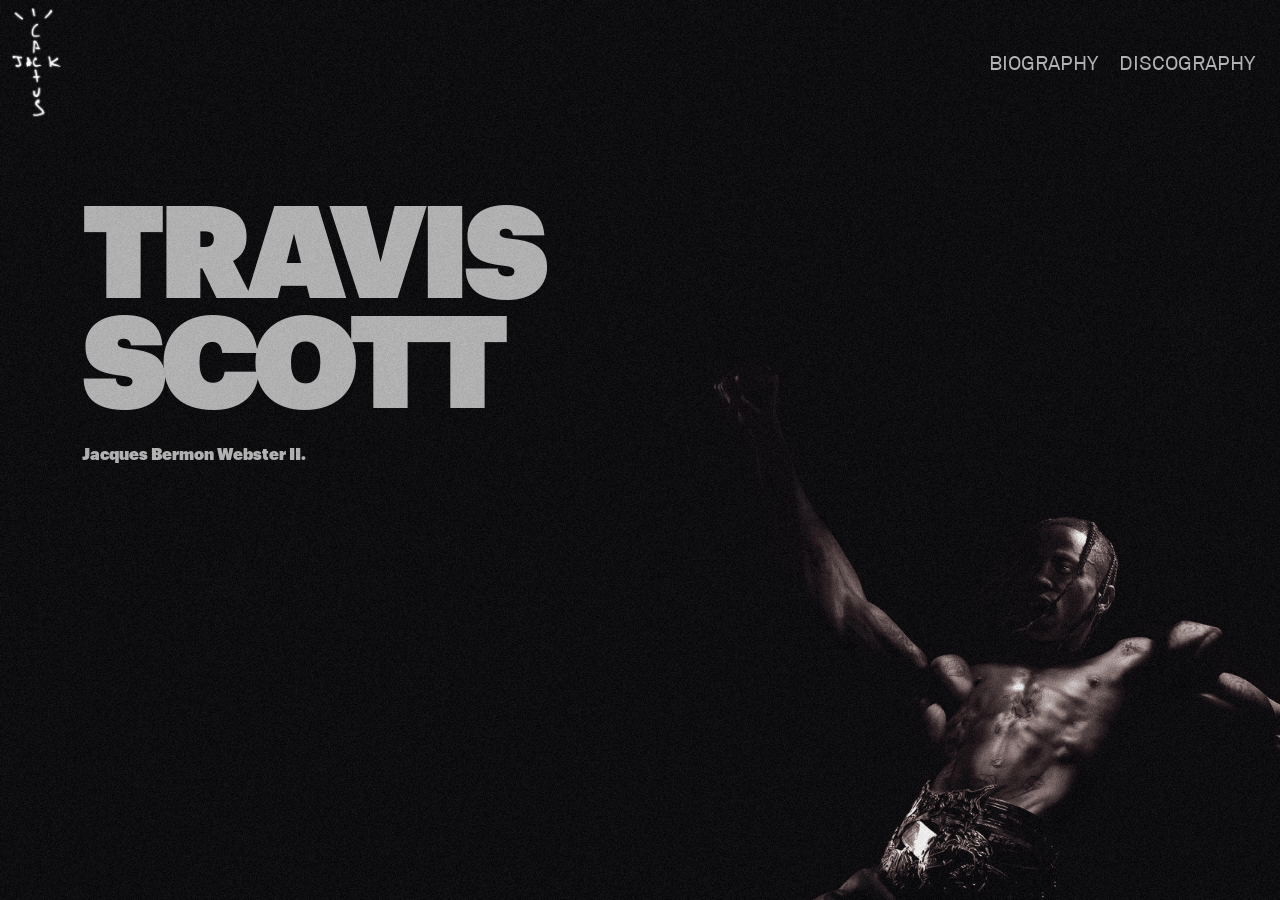
<file: index.html>
<!DOCTYPE html>
<html lang="hu">

<head>
    <meta charset="UTF-8">
    <meta name="viewport" content="width=device-width, initial-scale=1.0">
    <title>TRAVIS SCOTT</title>
    <link href="https://cdn.jsdelivr.net/npm/bootstrap@5.3.3/dist/css/bootstrap.min.css" rel="stylesheet">
    <link rel="stylesheet" href="css/style.css">
    <link rel="icon" type="image/x-icon" href="img/logo.png">
</head>

<body id="home">
    <nav class="navbar navbar-expand-md">
        <div class="container-fluid">
            <a class="navbar-brand logo"><img src="img/cj.png" width="50px"></img></a>
            <div class="navbar-nav ms-auto">
                <a class="nav-link" href="html/about.html">biography</a>
                <a class="nav-link" href="html/discography.html">discography</a>
            </div>
        </div>
    </nav>
    <img src="img/utopia.png" id="utopia">
    <div class="container">
        <div class="row">
            <div class="col-xl-6">
                <h1 class="first-h1">TRAVIS</h1>
                <h1>SCOTT</h1>
                <p>Jacques Bermon Webster II.</p>
            </div>
            <div class="col-xl-6"></div>
        </div>
    </div>

    <script src="https://cdn.jsdelivr.net/npm/bootstrap@5.3.3/dist/js/bootstrap.bundle.min.js"></script>
</body>

</html>
</file>
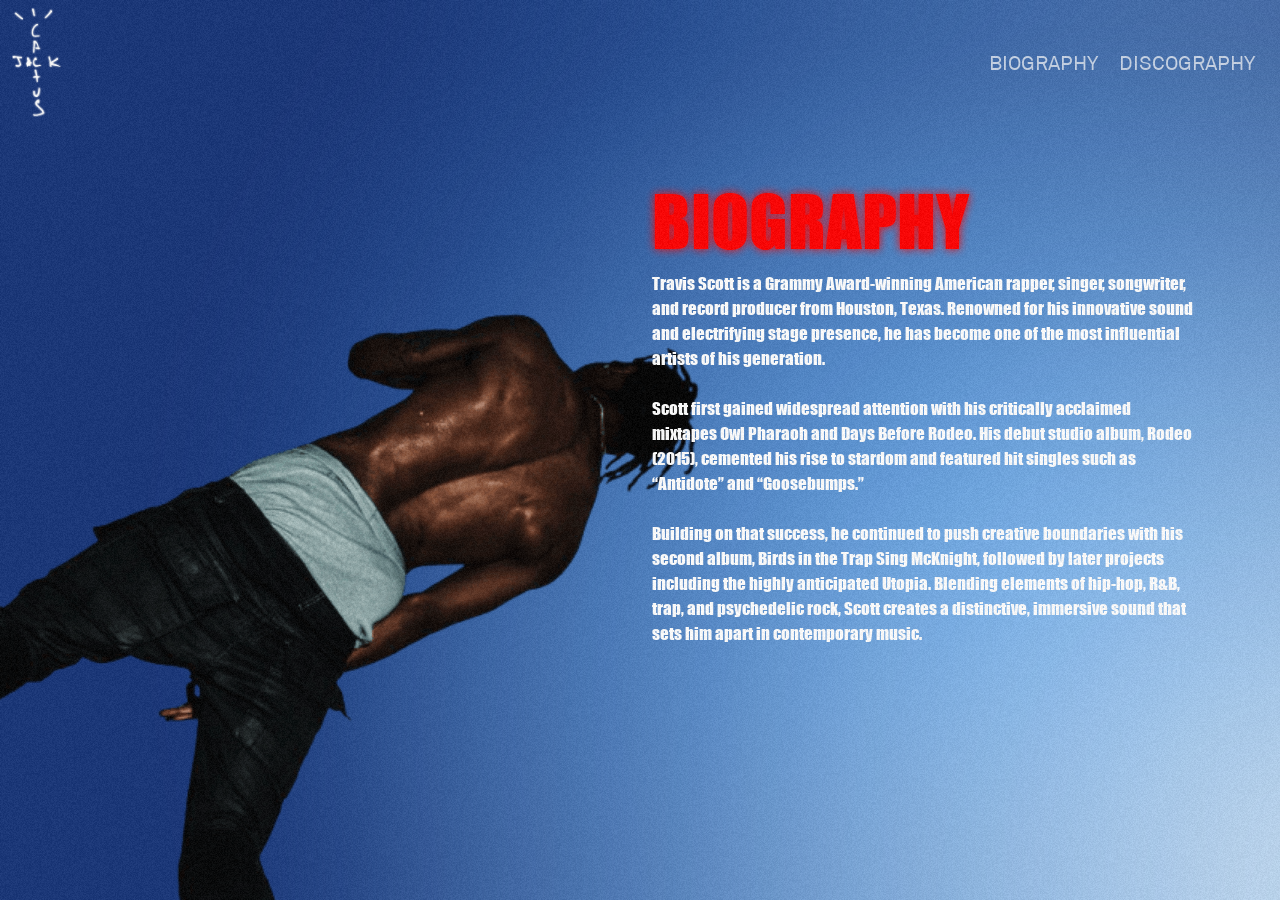
<file: html/about.html>
<!DOCTYPE html>
<html lang="hu">

<head>
    <meta charset="UTF-8">
    <meta name="viewport" content="width=device-width, initial-scale=1.0">
    <title>TRAVIS SCOTT</title>
    <link href="https://cdn.jsdelivr.net/npm/bootstrap@5.3.3/dist/css/bootstrap.min.css" rel="stylesheet">
    <link rel="stylesheet" href="../css/style.css">
    <link rel="icon" type="image/x-icon" href="../img/logo.png">
</head>

<body id="about">
    <nav class="navbar navbar-expand-md">
        <div class="container-fluid">
            <a class="navbar-brand logo" href="../index.html"><img src="../img/cj.png" width="50px"></img></a>
            <div class="navbar-nav ms-auto">
                <a class="nav-link" href="#">biography</a>
                <a class="nav-link" href="discography.html">discography</a>
            </div>
        </div>
    </nav>
    <img src="../img/days-nobg.png" id="days-nobg">
    <div class="container">
        <div class="row">
            <div class="col-xl-6"></div>
            <div class="col-xl-6">
                <div class="content-right">
                    <h1>Biography</h1>
                    <p>
                        Travis Scott is a Grammy Award-winning American rapper, singer, songwriter, and record producer
                        from Houston, Texas. Renowned for his innovative sound and electrifying stage presence, he has
                        become one of the most influential artists of his generation.
                        <br><br>
                        Scott first gained widespread attention with his critically acclaimed mixtapes Owl Pharaoh and
                        Days Before Rodeo. His debut studio album, Rodeo (2015), cemented his rise to stardom and
                        featured hit singles such as “Antidote” and “Goosebumps.”
                        <br><br>
                        Building on that success, he continued to push creative boundaries with his second album, Birds
                        in the Trap Sing McKnight, followed by later projects including the highly anticipated Utopia.
                        Blending elements of hip-hop, R&B, trap, and psychedelic rock, Scott creates a distinctive,
                        immersive sound that sets him apart in contemporary music.
                    </p>
                </div>
            </div>
        </div>
    </div>

    <script src="https://cdn.jsdelivr.net/npm/bootstrap@5.3.3/dist/js/bootstrap.bundle.min.js"></script>
</body>

</html>
</file>
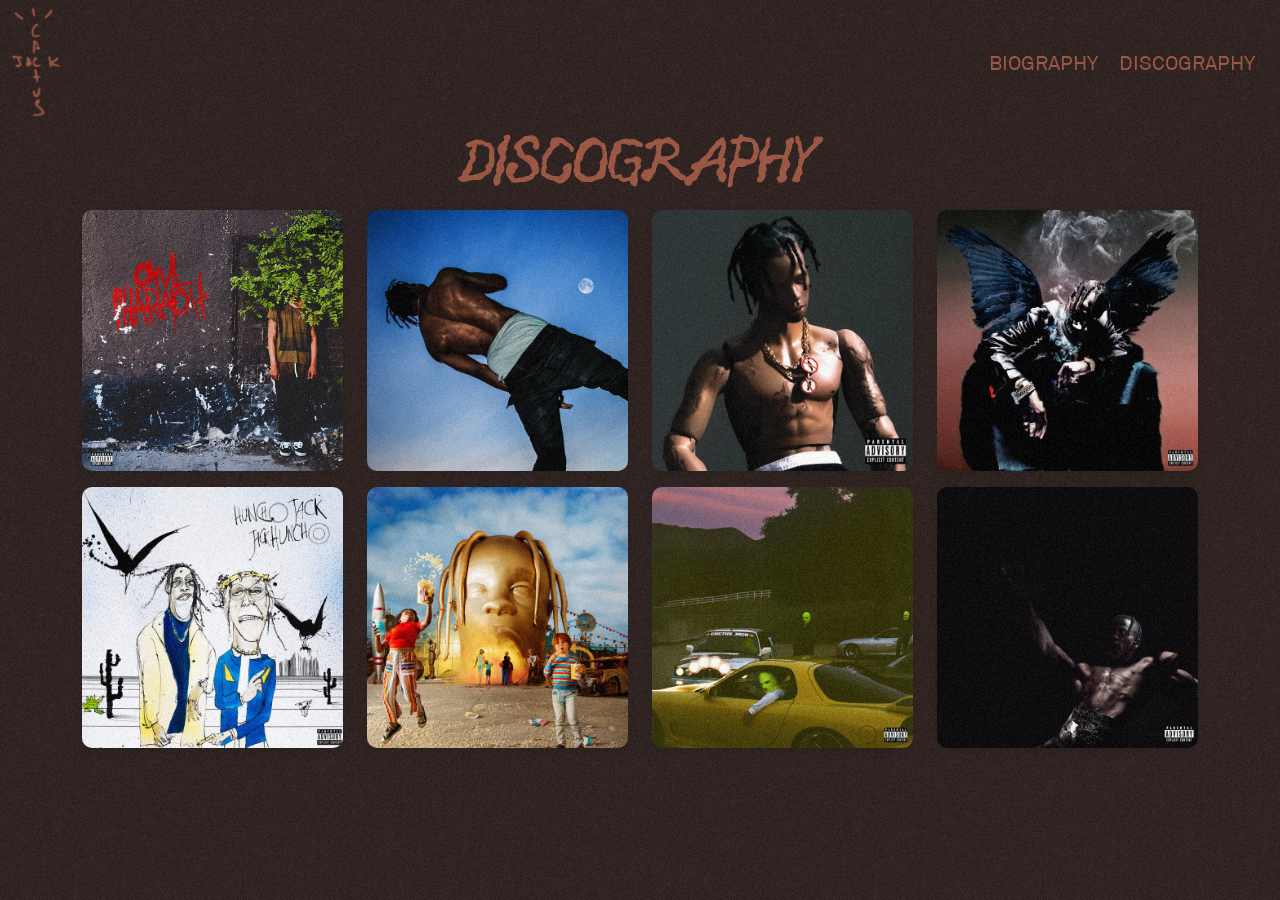
<file: html/discography.html>
<!DOCTYPE html>
<html lang="hu">

<head>
    <meta charset="UTF-8">
    <meta name="viewport" content="width=device-width, initial-scale=1.0">
    <title>TRAVIS SCOTT</title>
    <link href="https://cdn.jsdelivr.net/npm/bootstrap@5.3.3/dist/css/bootstrap.min.css" rel="stylesheet">
    <link rel="stylesheet" href="../css/style.css">
    <link rel="icon" type="image/x-icon" href="../img/logo.png">
</head>

<body id="disco">
    <nav class="navbar navbar-expand-md">
        <div class="container-fluid">
            <a class="navbar-brand logo" href="../index.html"><img src="../img/cj-disco.png" width="50px"></img></a>
            <div class="navbar-nav ms-auto">
                <a class="nav-link" href="about.html">biography</a>
                <a class="nav-link" href="#">discography</a>
            </div>
        </div>
    </nav>

    <div class="container">
        <h1>discography</h1>
        <div class="row justify-content-center mb-2">
            <div class="col-md-3 col-sm-6 mb-2">
                <div class="album-cover">
                    <a href="https://soundcloud.com/travisscott-2/sets/owl-pharaoh?si=17eb54c22b5f4d50a8c9ac76debccebc&utm_source=clipboard&utm_medium=text&utm_campaign=social_sharing"
                        target="_blank"><img src="../img/owl.png" alt="Mixtape 1" title="OWL PHARAOH"
                            class="img-fluid"></a>
                </div>
            </div>
            <div class="col-md-3 col-sm-6 mb-2">
                <div class="album-cover">
                    <a href="https://open.spotify.com/album/54Y471E7GNBSOXjZtqONId?si=TfEdrSoFRfGUTitRyeJ8oA"
                        target="_blank"><img src="../img/days.jpg" alt="Mixtape 2" title="DAYS BEFORE RODEO"
                            class="img-fluid"></a>
                </div>
            </div>
            <div class="col-md-3 col-sm-6 mb-2">
                <div class="album-cover">
                    <a href="https://open.spotify.com/album/4PWBTB6NYSKQwfo79I3prg?si=HciHGa0gTo6D1pI2zTLm2w"
                        target="_blank"><img src="../img/rodeo.jpg" alt="Album 1" title="RODEO" class="img-fluid"></a>
                </div>
            </div>
            <div class="col-md-3 col-sm-6 mb-2">
                <div class="album-cover">
                    <a href="https://open.spotify.com/album/42WVQWuf1teDysXiOupIZt?si=TygktbI9SmiShlrHeSoNVw"
                        target="_blank"><img src="../img/birds.jpg" alt="Album 2"
                            title="BIRDS IN THE TRAP SING MCKNIGHT" class="img-fluid"></a>
                </div>
            </div>
        </div>
        <div class="row justify-content-center">
            <div class="col-md-3 col-sm-6 mb-2">
                <div class="album-cover">
                    <a href="https://open.spotify.com/album/6FED8aeieEnUWwQqAO9zT1?si=LLmYhAVETCi-pVjBvehUbA"
                        target="_blank"><img src="../img/jack.jpg" alt="Album 3" title="HUNCHO JACK, JACK HUNCHO"
                            class="img-fluid"></a>
                </div>
            </div>
            <div class="col-md-3 col-sm-6 mb-2">
                <div class="album-cover">
                    <a href="https://open.spotify.com/album/41GuZcammIkupMPKH2OJ6I?si=yr2ko8BkS-eHBxN7cd0G8Q"
                        target="_blank"><img src="../img/astro.jpg" alt="Album 4" title="ASTROWORLD"
                            class="img-fluid"></a>
                </div>
            </div>
            <div class="col-md-3 col-sm-6 mb-2">
                <div class="album-cover">
                    <a href="https://open.spotify.com/album/1Sf8GsXG32t0jNrX11xqWx?si=rxe1nBZRSQ2oQQBEUBMu_Q"
                        target="_blank"><img src="../img/boys.jpg" alt="Album 5" title="JACKBOYS" class="img-fluid"></a>
                </div>
            </div>
            <div class="col-md-3 col-sm-6 mb-2">
                <div class="album-cover">
                    <a href="https://open.spotify.com/album/18NOKLkZETa4sWwLMIm0UZ?si=sx2jCTAcQgqGTN11oz7X8w"
                        target="_blank"><img src="../img/utopia.jpg" alt="Album 6" title="UTOPIA" class="img-fluid"></a>
                </div>
            </div>
        </div>
    </div>

    <script src="https://cdn.jsdelivr.net/npm/bootstrap@5.3.3/dist/js/bootstrap.bundle.min.js"></script>
</body>

</html>
</file>
<file: css/style.css>
@font-face {
    font-family: Akkurat;
    src: url(../fonts/Akkurat.ttf);
}

@font-face {
    font-family: Graphik;
    src: url(../fonts/Graphik.otf);
}

@font-face {
    font-family: Astroworld;
    src: url(../fonts/Astroworld.ttf);
}

@font-face {
    font-family: Knit;
    src: url(../fonts/Knit.ttf);
}

@font-face {
    font-family: Impact;
    src: url(../fonts/Impact.ttf);
}

.navbar a {
    --bs-navbar-color: unset;
    --bs-navbar-hover-color: unset;
    --bs-navbar-disabled-color: unset;
    --bs-navbar-active-color: unset;
    --bs-navbar-brand-color: unset;
    --bs-navbar-brand-hover-color: unset;
    padding: 0;
    margin-right: 5px;
}

html {
    -ms-overflow-style: none;
    scrollbar-width: none;
}

html::-webkit-scrollbar {
    display: none;
}

#home {
    background-color: #070609;
}

#about {
    background-color: #264CA5;
    background-image: url(../img/dbr.png);
    background-repeat: no-repeat;
    background-size: cover;
    min-height: 100vh;
    position: relative;
}

#days-nobg {
    user-select: none;
    position: fixed;
    bottom: 0;
    left: 0;
    width: 750px;
}

#utopia {
    user-select: none;
    position: fixed;
    bottom: 0;
    right: 0;
    width: 750px;
}

#disco {
    background-color: #2B1F1D;
}

h1, p, .album-cover {
    opacity: 0;
    animation: loader 1.25s ease 0s 1 normal forwards;
}

#home::after, #about::after, #disco::after {
    content: "";
    position: absolute;
    top: 0;
    left: 0;
    width: 100%;
    height: 100%;
    background-image: url(../img/grain.png);
    opacity: 0.06;
    pointer-events: none;
    z-index: 1000;
}

.logo {
    -moz-user-select: none;
    -webkit-user-select: none;
    user-select: none;
    padding-left: 5px;
    padding-top: 15px;
    cursor: pointer;
}

.nav-link {
    -moz-user-select: none;
    -webkit-user-select: none;
    user-select: none;
    font-family: Akkurat, sans-serif;
    font-size: 20px;
    color: #fff;
    opacity: 0.7;
    text-decoration: none;
    text-align: right;
    text-transform: uppercase;
    margin-bottom: 0;
    padding-bottom: 0;
}

#home .nav-link, #about .nav-link {
    color: #fff;
}

#disco .nav-link {
    color: #9C5541;
    opacity: 1;
}

#home h1 {
    font-family: Graphik, sans-serif;
    color: rgb(180, 180, 180);
    letter-spacing: -0.5vw;
    text-transform: uppercase;
    font-size: 10vw;
    line-height: 80%;
}

#home .first-h1 {
    margin-top: 15%;
}

#home p {
    font-family: Graphik, sans-serif;
    color: rgb(180, 180, 180);
    padding-top: 15px;
    font-size: 1.25vw;
}

.container-fluid, .container {
    position: relative;
    z-index: 1;
}

#about h1 {
    font-family: Impact, sans-serif;
    color: red;
    text-shadow: 0 0 10px red;
    font-size: 5.5vw;
    margin-top: 10%;
    text-transform: uppercase;
}

#about p {
    font-family: Impact, sans-serif;
    font-size: 1vw;
    color: #fff;
    margin-top: 1%;
}

.album-cover {
    text-align: center;
}

.album-cover img {
    -moz-user-select: none;
    -webkit-user-select: none;
    user-select: none;
    width: 100%;
    height: auto;
    aspect-ratio: 1 / 1;
    object-fit: cover;
    box-shadow: 0 4px 8px rgba(0, 0, 0, 0.1);
    transition: transform 0.3s ease-out, border-radius 0.3s ease;
    border-radius: 10px;
}

.album-cover img:hover {
    border-radius: 180px;
}

#disco h1 {
    text-align: center;
    font-family: Knit, sans-serif;
    font-size: 4rem;
    color: #9C5541;
    text-transform: uppercase;
}

@media (max-width: 1400px) {
    #about p {
        font-size: 1.3vw;
    }

}

@media (max-width: 1200px) {
    #about p {
        font-size: 1.4vw;
    }

}

@media (max-width: 800px) {
    #about p {
        font-size: 1.6vw;
    }

}

@media (max-width: 768px) {
    .content-right {
        padding-top: 50px;
        padding-left: 15px;
        padding-right: 15px;
    }

    .album-cover img {
        max-width: 80%;
    }

    #home h1 {
        font-size: 20vw;
    }

    #home p {
        font-size: 4vw;
    }

    #about h1 {
        font-size: 10vw;
    }

    #about p {
        font-size: 2vw;
    }
}

@keyframes loader {
	0% {
		opacity: 0;
	}

	100% {
		opacity: 1;
	}
}
</file>
